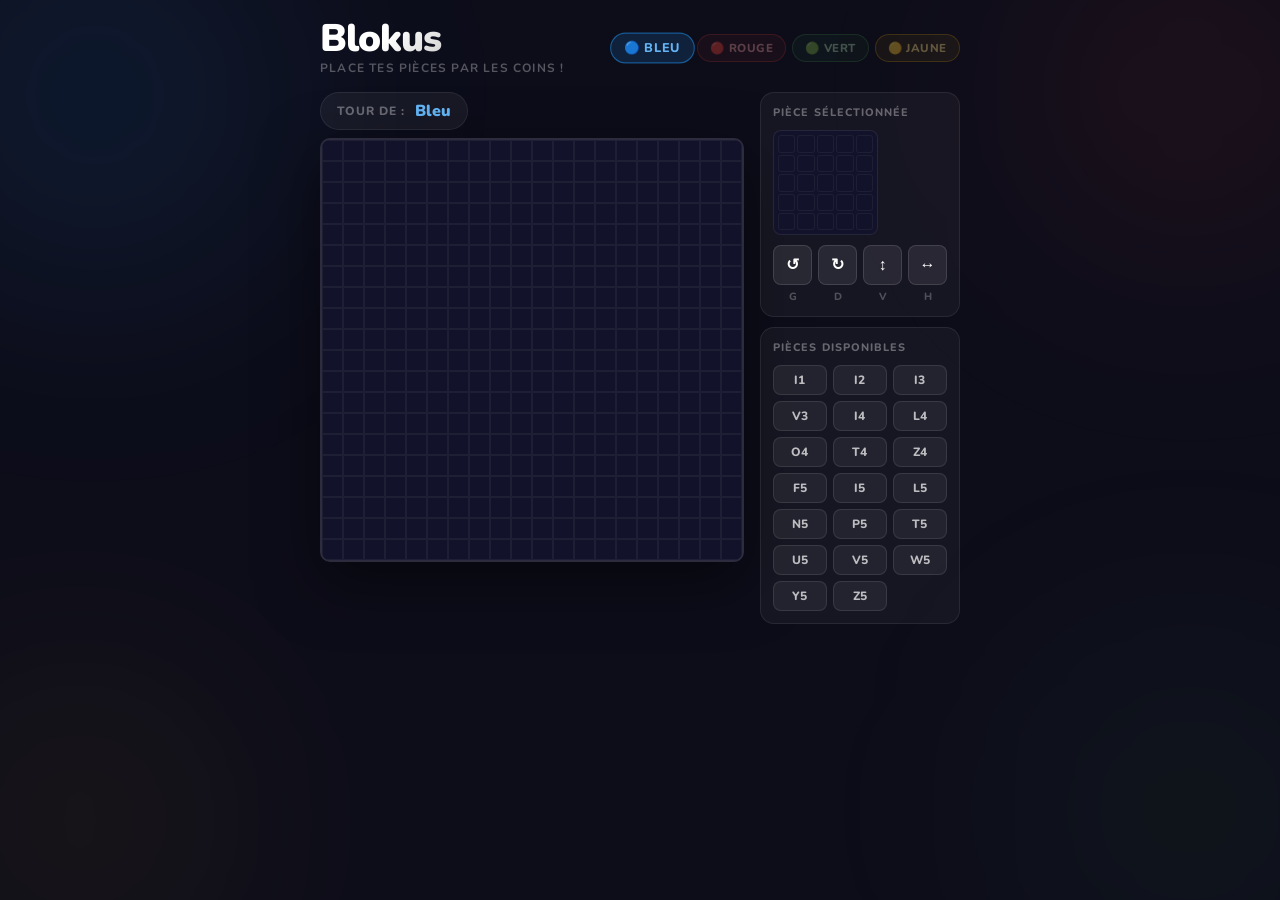
<file: index.html>
<!DOCTYPE html>
<html lang="fr">
<head>
  <meta charset="UTF-8">
  <meta name="viewport" content="width=device-width, initial-scale=1.0">
  <title>Blokus</title>
  <link rel="preconnect" href="https://fonts.googleapis.com">
  <link rel="preconnect" href="https://fonts.gstatic.com" crossorigin>
  <link href="https://fonts.googleapis.com/css2?family=Nunito:wght@700;800;900&display=swap" rel="stylesheet">
  <link rel="stylesheet" href="style_blocus.css">
</head>
<body>

<div class="bg-glow bg-glow-1"></div>
<div class="bg-glow bg-glow-2"></div>
<div class="bg-glow bg-glow-3"></div>
<div class="bg-glow bg-glow-4"></div>

<div class="page-wrapper">

  <header class="header">
    <div class="title-block">
      <h1>Blokus</h1>
      <p class="subtitle">Place tes pièces par les coins !</p>
    </div>
    <div class="player-badges">
      <span class="badge badge-blue"   id="badge-0">🔵 Bleu</span>
      <span class="badge badge-red"    id="badge-1">🔴 Rouge</span>
      <span class="badge badge-green"  id="badge-2">🟢 Vert</span>
      <span class="badge badge-yellow" id="badge-3">🟡 Jaune</span>
    </div>
  </header>

  <div class="game-container">

    <!-- BOARD -->
    <div class="board-section">
      <div class="board-label">
        <span class="current-turn-label">Tour de :</span>
        <span id="current-player" class="current-turn-value"></span>
      </div>
      <div id="main-grid" class="game-grid"></div>
    </div>

    <!-- CONTROLS -->
    <div class="controls-section">

      <div class="panel">
        <p class="panel-title">Pièce sélectionnée</p>
        <div id="piece-grid" class="preview-grid"></div>
        <div class="piece-controls">
          <button id="rotate-left">↺</button>
          <button id="rotate-right">↻</button>
          <button id="flip-vertical">↕</button>
          <button id="flip-horizontal">↔</button>
        </div>
        <div class="btn-labels">
          <span>G</span><span>D</span><span>V</span><span>H</span>
        </div>
      </div>

      <div class="panel pieces-panel">
        <p class="panel-title">Pièces disponibles</p>
        <div id="pieces-selector" class="pieces-list"></div>
      </div>

    </div>
  </div>

</div>

<script src="game_blocus.js"></script>
</body>
</html>
</file>
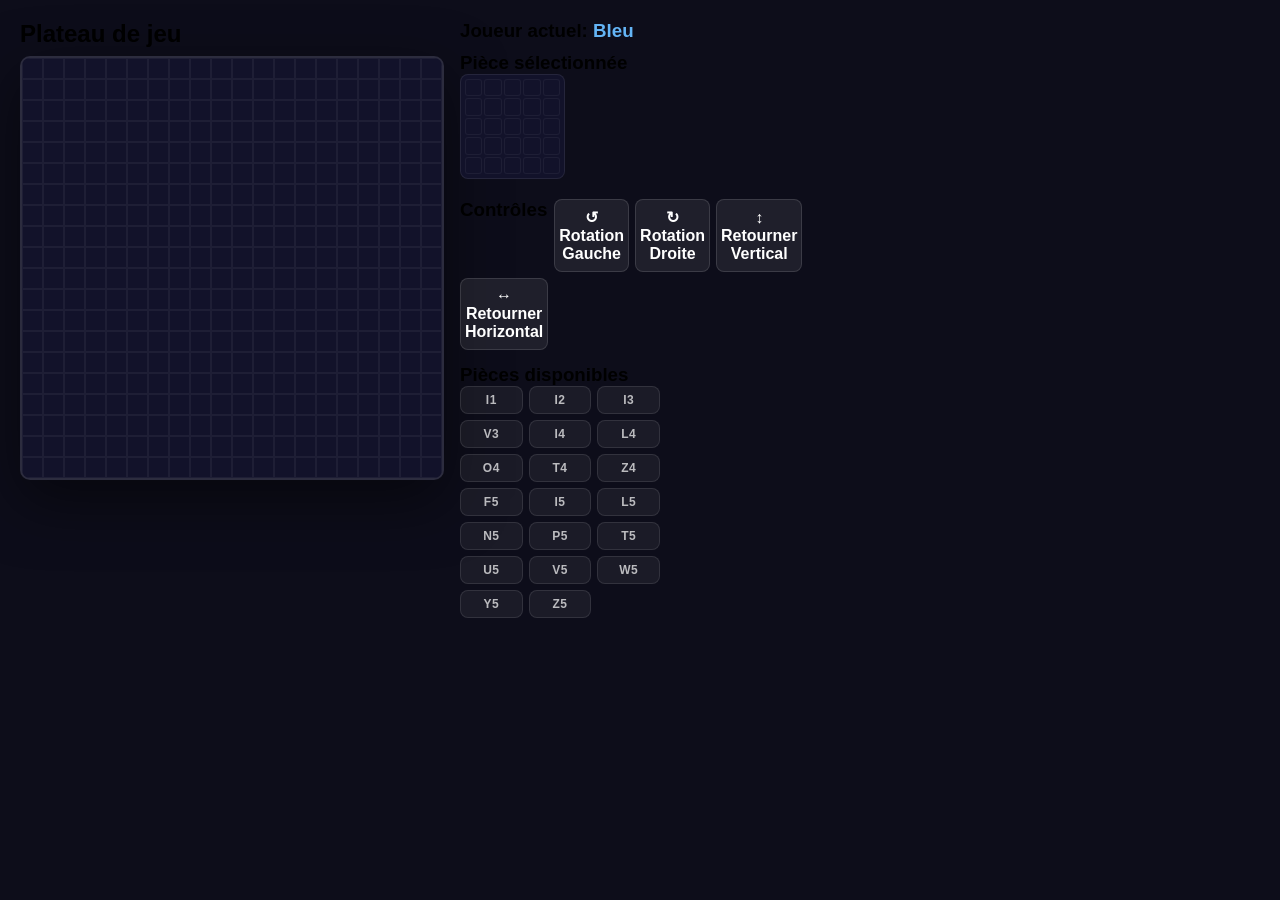
<file: index_blocus.html>
<!DOCTYPE html>
<html lang="fr">
<head>
    <meta charset="UTF-8">
    <meta name="viewport" content="width=device-width, initial-scale=1.0">
    <title>Blokus Game</title>
    <link rel="stylesheet" href="style_blocus.css">
</head>
<body>
    <div class="game-container">
        <div class="board-section">
            <h2>Plateau de jeu</h2>
            <div id="main-grid" class="game-grid"></div>
        </div>

        <div class="controls-section">
            <div class="player-info">
                <h3>Joueur actuel: <span id="current-player"></span></h3>
            </div>

            <div class="piece-preview">
                <h3>Pièce sélectionnée</h3>
                <div id="piece-grid" class="preview-grid"></div>
            </div>

            <div class="piece-controls">
                <h3>Contrôles</h3>
                <button id="rotate-left">↺ Rotation Gauche</button>
                <button id="rotate-right">↻ Rotation Droite</button>
                <button id="flip-vertical">↕ Retourner Vertical</button>
                <button id="flip-horizontal">↔ Retourner Horizontal</button>
            </div>

            <div class="pieces-selection">
                <h3>Pièces disponibles</h3>
                <div id="pieces-selector" class="pieces-list"></div>
            </div>
        </div>
    </div>
    <script src="game_blocus.js"></script>
</body>
</html>
</file>
<file: style_blocus.css>
*, *::before, *::after { margin: 0; padding: 0; box-sizing: border-box; }

body {
  font-family: 'Nunito', sans-serif;
  background: #0d0d1a;
  min-height: 100vh;
  overflow-y: auto;
  position: relative;
  padding: 20px;
}

/* ── GLOWS ── */
.bg-glow { position: fixed; border-radius: 50%; filter: blur(120px); pointer-events: none; z-index: 0; }
.bg-glow-1 { width: 350px; height: 350px; background: rgba(33,150,243,0.12);  top: -80px;  left: -80px; }
.bg-glow-2 { width: 300px; height: 300px; background: rgba(244,67,54,0.10);   top: -60px;  right: -60px; }
.bg-glow-3 { width: 300px; height: 300px; background: rgba(76,175,80,0.08);   bottom: -60px; right: -60px; }
.bg-glow-4 { width: 280px; height: 280px; background: rgba(255,193,7,0.08);   bottom: -60px; left: -60px; }

/* ── PAGE WRAPPER ── */
.page-wrapper {
  position: relative;
  z-index: 1;
  width: fit-content;
  margin: 0 auto;
  display: flex;
  flex-direction: column;
  gap: 16px;
}

/* ── GAME CONTAINER ── */
.game-container {
  display: flex;
  gap: 20px;
  align-items: flex-start;
}

/* ── HEADER ── */
.header {
  display: flex;
  align-items: center;
  justify-content: space-between;
  flex-wrap: wrap;
  gap: 12px;
}

.title-block h1 {
  font-size: 2.4rem;
  font-weight: 900;
  background: linear-gradient(135deg, #fff 30%, #888);
  -webkit-background-clip: text;
  -webkit-text-fill-color: transparent;
  background-clip: text;
  line-height: 1;
  letter-spacing: -1px;
}

.subtitle {
  font-size: 0.75rem;
  color: rgba(255,255,255,0.3);
  font-weight: 700;
  text-transform: uppercase;
  letter-spacing: 0.1em;
  margin-top: 2px;
}

.player-badges { display: flex; gap: 6px; flex-wrap: wrap; }

.badge {
  padding: 5px 12px;
  border-radius: 999px;
  font-size: 0.72rem;
  font-weight: 800;
  text-transform: uppercase;
  letter-spacing: 0.05em;
  border: 1.5px solid transparent;
  opacity: 0.35;
  transition: opacity 0.3s, transform 0.2s;
}
.badge.active { opacity: 1; transform: scale(1.1); }
.badge-blue   { background: rgba(33,150,243,0.15);  border-color: rgba(33,150,243,0.5);  color: #64b5f6; }
.badge-red    { background: rgba(244,67,54,0.15);   border-color: rgba(244,67,54,0.5);   color: #ef9a9a; }
.badge-green  { background: rgba(76,175,80,0.15);   border-color: rgba(76,175,80,0.5);   color: #a5d6a7; }
.badge-yellow { background: rgba(255,193,7,0.15);   border-color: rgba(255,193,7,0.5);   color: #ffe082; }

/* ── GAME CONTAINER ── */
.game-container {
  display: flex;
  gap: 16px;
  align-items: flex-start;
}

/* ── BOARD ── */
.board-section { display: flex; flex-direction: column; gap: 8px; }

.board-label {
  display: flex;
  align-items: center;
  gap: 10px;
  background: rgba(255,255,255,0.05);
  border: 1px solid rgba(255,255,255,0.08);
  border-radius: 999px;
  padding: 7px 16px;
  width: fit-content;
}
.current-turn-label {
  font-size: 0.75rem;
  font-weight: 800;
  color: rgba(255,255,255,0.35);
  text-transform: uppercase;
  letter-spacing: 0.08em;
}
.current-turn-value {
  font-size: 1rem;
  font-weight: 900;
  color: #fff;
}

.game-grid {
  display: grid;
  grid-template-columns: repeat(20, 21px);
  gap: 0;
  background: #1a1a2e;
  border: 2px solid rgba(255,255,255,0.08);
  border-radius: 10px;
  overflow: hidden;
  box-shadow: 0 20px 60px rgba(0,0,0,0.5);
  width: fit-content;
}

.grid-cell {
  width: 21px;
  height: 21px;
  background: #12122a;
  border: 1px solid rgba(255,255,255,0.05);
  cursor: pointer;
  transition: background 0.1s;
}
.grid-cell:hover { background: rgba(255,255,255,0.08); }

/* ── PIECE COLORS ── */
.piece-blue   { background: #1565c0 !important; border-color: #1976d2 !important; }
.piece-red    { background: #b71c1c !important; border-color: #c62828 !important; }
.piece-green  { background: #1b5e20 !important; border-color: #2e7d32 !important; }
.piece-yellow { background: #e65100 !important; border-color: #ef6c00 !important; }

/* ── PREVIEW ── */
.preview-valid   { background: rgba(76,175,80,0.4)  !important; border: 1px solid #4caf50 !important; }
.preview-invalid { background: rgba(244,67,54,0.35) !important; border: 1px solid #f44336 !important; }

/* ── CONTROLS ── */
.controls-section {
  display: flex;
  flex-direction: column;
  gap: 10px;
  width: 200px;
  flex-shrink: 0;
}

.panel {
  background: rgba(255,255,255,0.04);
  border: 1px solid rgba(255,255,255,0.08);
  border-radius: 14px;
  padding: 12px;
}

.panel-title {
  font-size: 0.68rem;
  font-weight: 800;
  color: rgba(255,255,255,0.35);
  text-transform: uppercase;
  letter-spacing: 0.1em;
  margin-bottom: 10px;
}

.preview-grid {
  display: grid;
  grid-template-columns: repeat(5, 1fr);
  gap: 2px;
  width: 105px;
  height: 105px;
  background: #12122a;
  border: 1px solid rgba(255,255,255,0.08);
  border-radius: 8px;
  padding: 4px;
  margin-bottom: 10px;
}

/* ── PIECES LIST ── */
.pieces-panel { max-height: 430px; overflow-y: auto; }

.preview-grid .grid-cell {
  width: 100%;
  height: 100%;
  border-radius: 3px;
}

.piece-controls {
  display: grid;
  grid-template-columns: repeat(4, 1fr);
  gap: 6px;
  margin-bottom: 4px;
}

.btn-labels {
  display: grid;
  grid-template-columns: repeat(4, 1fr);
  gap: 6px;
  text-align: center;
}
.btn-labels span {
  font-size: 0.65rem;
  color: rgba(255,255,255,0.25);
  font-weight: 800;
}

button {
  background: rgba(255,255,255,0.08);
  color: #fff;
  border: 1px solid rgba(255,255,255,0.12);
  border-radius: 8px;
  padding: 8px 4px;
  font-family: 'Nunito', sans-serif;
  font-size: 1rem;
  font-weight: 800;
  cursor: pointer;
  transition: background 0.15s, transform 0.1s;
}
button:hover {
  background: rgba(255,255,255,0.16);
  transform: scale(1.08);
}

/* ── PIECES LIST ── */
.pieces-panel { max-height: 400px; overflow-y: auto; }
.pieces-panel::-webkit-scrollbar { width: 4px; }
.pieces-panel::-webkit-scrollbar-track { background: transparent; }
.pieces-panel::-webkit-scrollbar-thumb { background: rgba(255,255,255,0.15); border-radius: 2px; }

.pieces-list {
  display: grid;
  grid-template-columns: repeat(3, 1fr);
  gap: 6px;
}

.pieces-list button {
  padding: 6px 4px;
  font-size: 0.75rem;
  font-weight: 800;
  border-radius: 8px;
  background: rgba(255,255,255,0.06);
  border: 1px solid rgba(255,255,255,0.1);
  color: rgba(255,255,255,0.7);
  letter-spacing: 0.04em;
}
.pieces-list button:hover {
  background: rgba(255,255,255,0.14);
  color: #fff;
}
.pieces-list button.selected {
  background: rgba(255,255,255,0.18);
  border-color: rgba(255,255,255,0.35);
  color: #fff;
}

/* ── RESPONSIVE ── */
@media (max-width: 780px) {
  .game-container { flex-direction: column; }
  .controls-section { width: 100%; flex-direction: row; flex-wrap: wrap; }
  .panel { flex: 1; min-width: 180px; }
  .pieces-panel { max-height: 200px; }
}
</file>
